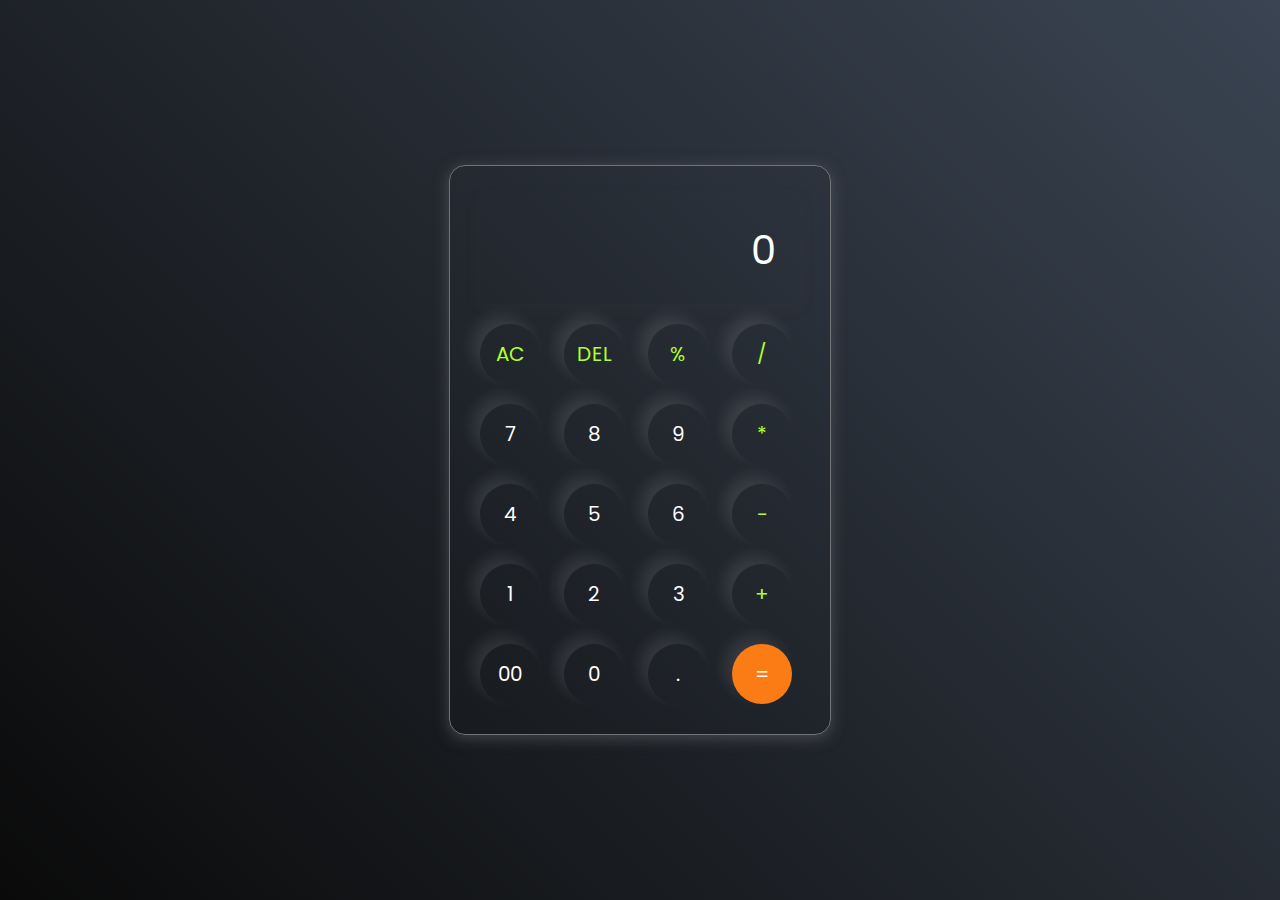
<file: Calculator/index.html>
<!DOCTYPE html>
<html lang="en">
  <head>
    <meta charset="UTF-8" />
    <meta name="viewport" content="width=device-width, initial-scale=1.0" />
    <link rel="stylesheet" href="style.css" />
    <title>CALCULATOR</title>
  </head>
  <body>
    <div class="container">
      <div class="calculator">
        <input type="text" placeholder="0" id="inputBox" />
      <div>
        <button class="operator">AC</button>
        <button class="operator">DEL</button>
        <button class="operator">%</button>
        <button class="operator">/</button>
      </div>
      <div>
        <button>7</button>
        <button>8</button>
        <button>9</button>
        <button class="operator">*</button>
      </div>
      <div>
        <button>4</button>
        <button>5</button>
        <button>6</button>
        <button class="operator">-</button>
      </div>
      <div>
        <button>1</button>
        <button>2</button>
        <button>3</button>
        <button class="operator">+</button>
      </div>
      <div>
        <button>00</button>
        <button>0</button>
        <button>.</button>
        <button class="equalBtn">=</button>
      </div>
    </div>
  </div>
  </div>
  <script src="script.js"></script>
  </body>
  </body>
</html>
</file>
<file: Calculator/style.css>
/* @import url('https://fonts.googleapis.com/css2?family=Poppins:wght@500&display=swap');
*{
  margin: 0;
  padding: 0;
  box-sizing: border-box;
  font-family: "Poppins", sans-serif;
}
body{
    width: 100%;
    height: 100vh;
    display:flex;
    justify-content: center;
    align-items: center;
    background: linear-gradient(45deg,#0a0a0a,#3a4452);
} */
@import url('https://fonts.googleapis.com/css2?family=Poppins:wght@500&display=swap');
*{
    margin: 0;
    padding: 0;
    box-sizing: border-box;
    font-family: 'Poppins', sans-serif;
}

body{
    width: 100%;
    height: 100vh;
    display: flex;
    justify-content: center;
    align-items: center;
    background: linear-gradient(45deg, #0a0a0a, #3a4452);
}
.calculator{
    border: 1px solid #717377;
    padding: 20px;
    border-radius: 16px;
    background: transparent;
    box-shadow: 0px 3px 15px rgba(115, 113, 119, 0.5);
}
input{
    width: 320px;
    border: none;
    padding: 24px;
    margin: 10px;
    background: transparent;
    box-shadow: 0px 3px 15px rgba(84, 84, 84, 0.1);
    font-size: 40px;
    text-align: right;
    cursor: pointer;
    color: #ffffff;
}
input::placeholder{
    color: #ffff;
}
button{
    border: none;
    height: 60px;
    width: 60px;
    margin: 10px;
    border-radius: 50%;
    background: transparent;
    color: #ffffff;
    font-size: 20px;
    box-shadow: -8px -8px 15px rgba(255,255,255 ,0.1 );
}
.equalBtn{
    background-color: #fb7c14;
}
.operator{
    color: greenyellow;
}
</file>
